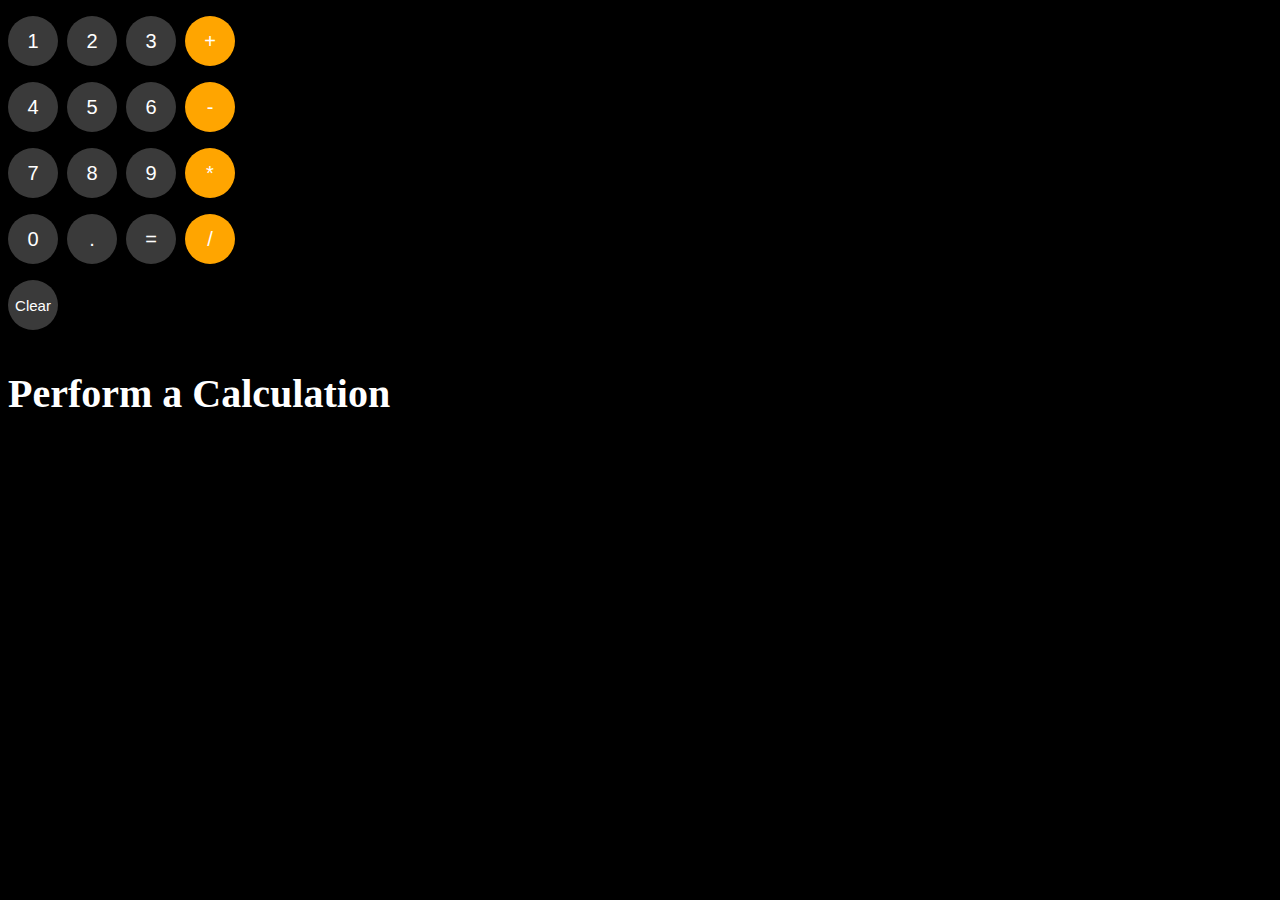
<file: Projects/Calculator/Calculator.html>
<!DOCTYPE html>
<html>
  <head>
    <title>Calculator</title>
  </head>
  <style>
    body {
      background-color: black;
    }
    button {
      background-color: rgb(58, 58, 58);
      height: 50px;
      width: 50px;
      border: none;
      border-radius: 25px;
      font-size: 20px;
      color: white;
      margin-right: 5px;
    }

    .function-button {
      background-color: orange;
    }

    .clear-button {
      font-size: 15px;
    }

    .log-display {
      color: white;
      font-size: 40px;
      font-weight: bold;
    }
  </style>

  <body>

    <p class="js-calculation-total"></p>

    <p>
    <button onclick="
      calculation += '1'; 
      console.log(calculation);
      calcDisplay();
    ">1</button>
    <button onclick="
      calculation += '2'; 
      console.log(calculation);
      calcDisplay();
    ">2</button>
    <button onclick="
      calculation += '3'; 
      console.log(calculation);
      calcDisplay();
    ">3</button>
    <button class="function-button" onclick="
      calculation += ' + '; 
      console.log(calculation);
      calcDisplay();
    ">+</button>
    </p>

    <p>
    <button onclick="
      calculation += '4'; 
      console.log(calculation);
      calcDisplay();
    ">4</button>
    <button onclick="
      calculation += '5'; 
      console.log(calculation);
      calcDisplay();
    ">5</button>
    <button onclick="
      calculation += '6'; 
      console.log(calculation);
      calcDisplay();
    ">6</button>
    <button class="function-button" onclick="
      calculation += ' - '; 
      console.log(calculation);
      calcDisplay();
    ">-</button>
    </p>

    <p>
    <button onclick="
      calculation += '7'; 
      console.log(calculation);
      calcDisplay();
    ">7</button>
    <button onclick="
      calculation += '8'; 
      console.log(calculation);
      calcDisplay();
    ">8</button>
    <button onclick="
      calculation += '9'; 
      console.log(calculation);
      calcDisplay();
    ">9</button>
    <button class="function-button" onclick="
      calculation += ' * '; 
      console.log(calculation);
      calcDisplay();
    ">*</button>
    </p>

    <p>
    <button onclick="
      calculation += '0'; 
      console.log(calculation);
      calcDisplay();
    ">0</button>
    <button onclick="
      calculation += '.'; 
      console.log(calculation);
      calcDisplay();
    ">.</button>
    <button onclick="
      eval(calculation);
      calculation = eval(calculation);
      console.log(calculation);
      calcDisplay();
    ">=</button>
    <button class="function-button" onclick="
      calculation += ' / '; 
      console.log(calculation);
      calcDisplay();
    ">/</button>
    </p>

    <p>
    <button class="clear-button" onclick="
    calculation = '';
    console.log('Cleared');
    calcDisplay();
    ">Clear</button>
    </p>

    <p class="log-display">Perform a Calculation</p>

    <script>
      let calculation = '';

      function calcDisplay() {
        document.querySelector('.log-display').innerHTML = calculation;
      }
    </script>
  </body>
</html>
</file>
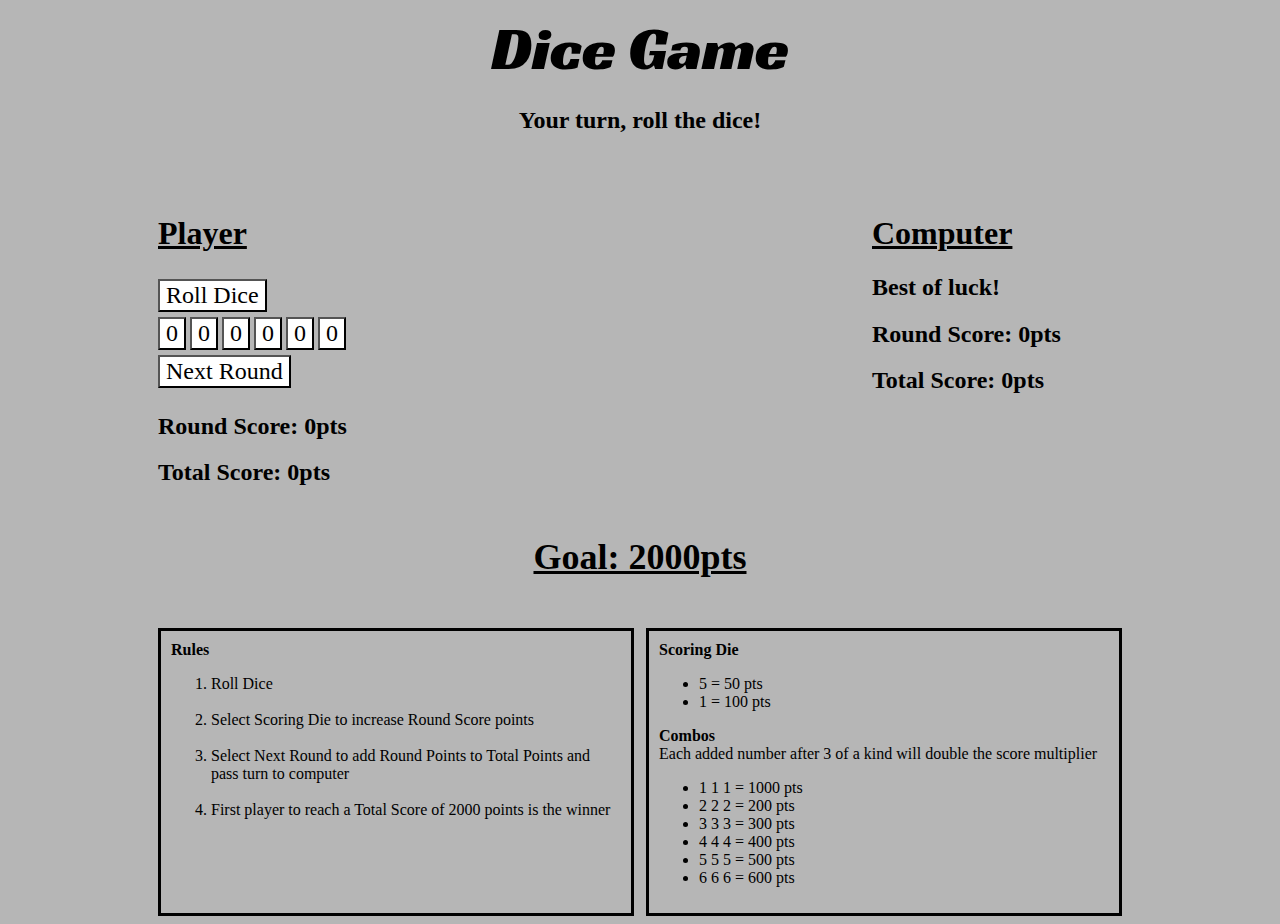
<file: Projects/Dice-Game/Dice-Game.html>
<!DOCTYPE html>
<html>
  <head>
    <title>Dice Game</title>
    <link rel="stylesheet" href="styles/game-container.css">
    <link rel="stylesheet" href="styles/dice.css">
    <link rel="stylesheet" href="styles/body.css">
    <link rel="stylesheet" href="styles/rules-container.css">

    <!--Fonts-->
    <link rel="preconnect" href="https://fonts.googleapis.com">
    <link rel="preconnect" href="https://fonts.gstatic.com" crossorigin>
    <link href="https://fonts.googleapis.com/css2?family=Racing+Sans+One&display=swap" rel="stylesheet">
  </head>
  <body>
    <div class="game-title">Dice Game</div>     
  

    <div class="turn-container">
      <h2 class="your-turn turn">Your turn, roll the dice!</h2>
      <h2 class="computer-turn turn"></h2>
      <h2 class="computer-js-winDisplay"></h2>
      <h2 class="js-winDisplay"></h2>
      <h2 class="rolled"> </h2>

    </div>

    <div class="game-container">
      <div class="player">
        <h1 class="player-title">Player</h1>

        <div>
          <button class="dice-roller">Roll Dice</button>
        </div>

        <button class="dice js-die1">0</button>
        <button class="dice js-die2">0</button>
        <button class="dice js-die3">0</button>
        <button class="dice js-die4">0</button>
        <button class="dice js-die5">0</button>
        <button class="dice js-die6">0</button>
        
        <div>
        <button class="next-round">Next Round</button>
        </div>
    
        <h2 class="round-score-display">Round Score: 0pts</h2>
        <h2 class="total-score-display">Total Score: 0pts</h2>
      </div>

      <div class="computer-player">
        <h1 class="computer-title">Computer</h1>
        <h2 class="calculate">Best of luck!</h2>
        <h2 class="computer-round-score-display">Round Score: 0pts</h2>
        <h2 class="computer-total-score-display">Total Score: 0pts</h2>
      </div>
    </div>

    <h2 class="point-goal-display">Goal: 2000pts</h2>

    <div class="rules-container">
      <div class="rules">
        <b>Rules</b><br>
        <ol>
          <li>Roll Dice</li>
          <br>
          <li>Select Scoring Die to increase Round Score points</li>
          <br>
          <li>Select Next Round to add Round Points to Total Points and pass turn to computer</li>
          <br>
          <li>First player to reach a Total Score of 2000 points is the winner</li>
        </ol>
      </div>
      <div class="point-list">
        <b>Scoring Die</b>
        <ul>
          <li>5 = 50 pts</li>
          <li>1 = 100 pts</li>
        </ul>
        <b>Combos</b><br>
        Each added number after 3 of a kind will double the score multiplier
        <ul>
          <li>1 1 1 = 1000 pts</li>
          <li>2 2 2 = 200 pts</li>
          <li>3 3 3 = 300 pts</li>
          <li>4 4 4 = 400 pts</li>
          <li>5 5 5 = 500 pts</li>
          <li>6 6 6 = 600 pts</li>
        </ul>
      </div>
    </div>



    <script src="scripts/util/dice-roller.js"></script>
    <script src="scripts/data/die-logger.js"></script>
    <script src="scripts/data/round-score.js"></script>
    <script src="scripts/computer-player/computerPlayer.js"></script>
    <script src="scripts/data/total-score.js"></script>

  </body>
</html>
</file>
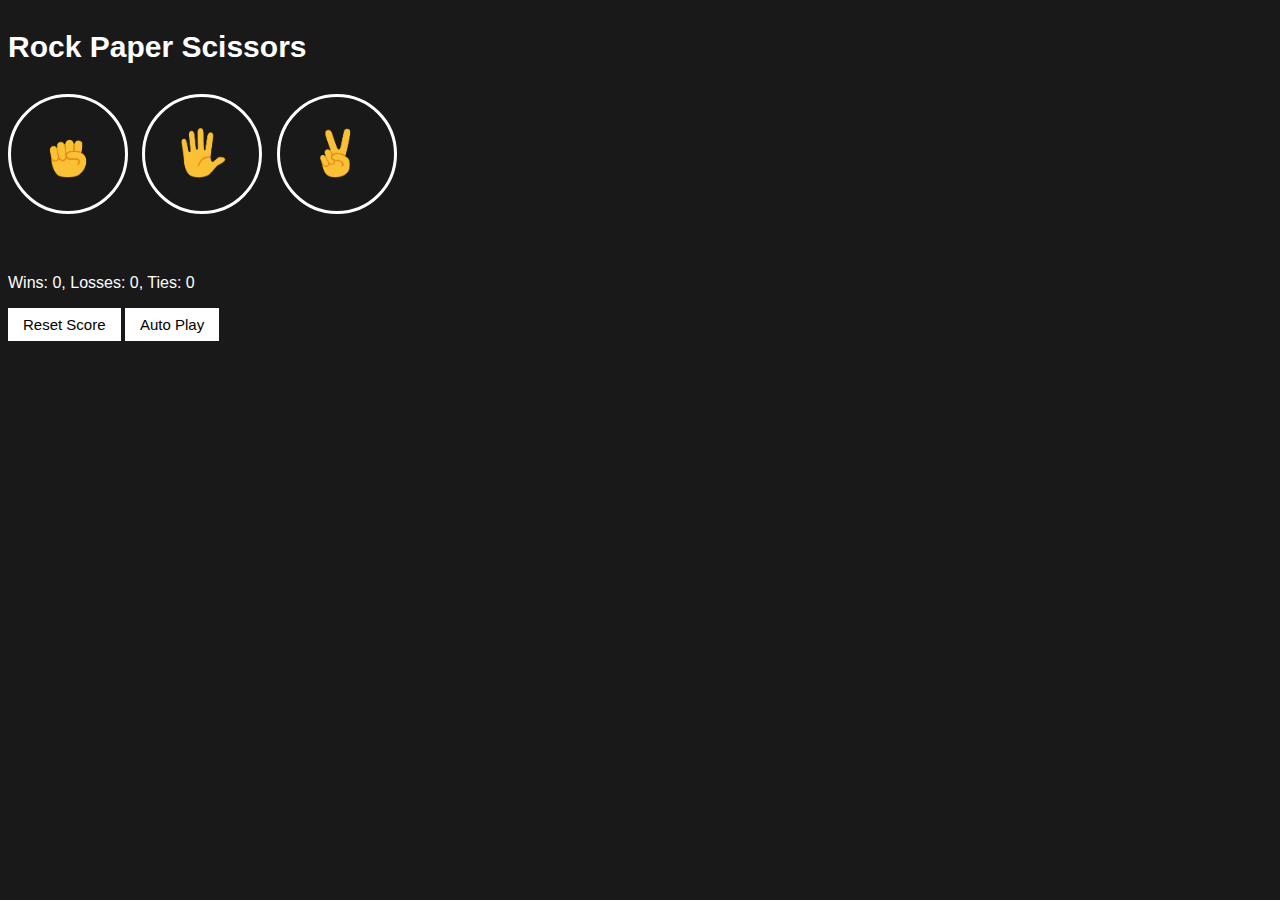
<file: Projects/Rock, Paper, Scissors/12-rock-paper-scissors.html>
<!DOCTYPE html>
<html>
  <head>
    <title>Rock Paper Scissors</title>
    <link rel="stylesheet" href="styles/12-rock-paper-scissors.css">
  </head>
  <body>
    <p class="title">Rock Paper Scissors</p>
    <button class="move-button js-rock-button">
      <img src="images/rock-emoji.png" class="move-icon">
    </button>

    <button class="move-button js-paper-button"><img src="images/paper-emoji.png" class="move-icon"></button>

    <button class="move-button js-scissors-button"><img src="images/scissors-emoji.png" class="move-icon"></button>

    <p class="js-result result"></p>
    <p class="js-moves"></p>
    <p class="js-score score"></p>

    <button onclick="
      score.wins = 0;
      score.losses = 0;
      score.ties = 0;
      localStorage.removeItem('score');
      updateScoreElement();
    " class="reset-score-button">Reset Score</button>

    <button class="auto-play-button" onclick="
      autoPlay();
    ">Auto Play</button>

    <script src="scripts/12-rock-paper-scissors.js"></script>
  </body>
</html>
</file>
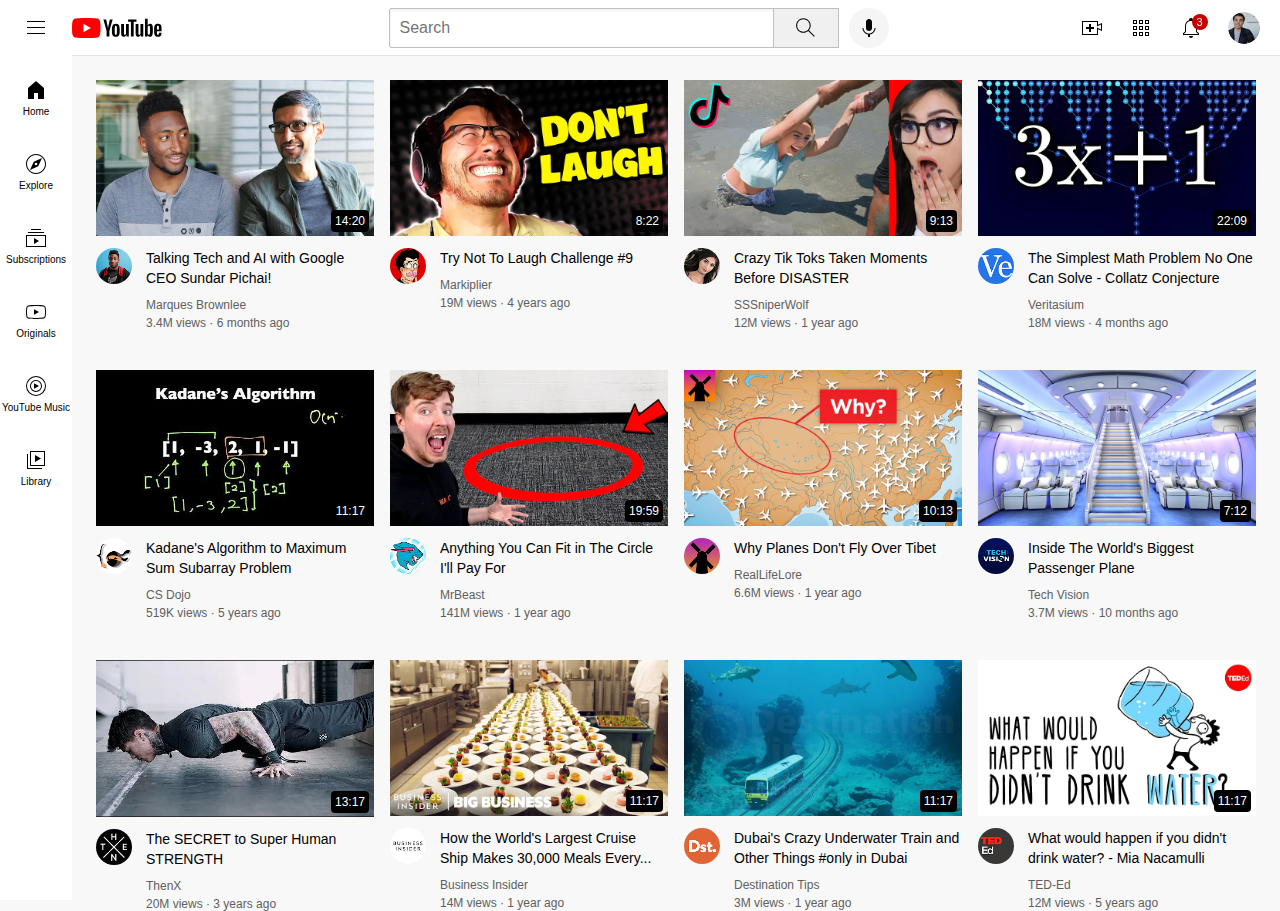
<file: Projects/Youtube Project/youtube.html>
<!DOCTYPE html>
<html>
  <head>
    <title>Youtube.com Clone</title>

    <link rel="preconnect" href="https://fonts.googleapis.com">
    <link rel="preconnect" href="https://fonts.gstatic.com" crossorigin>
    <link href="https://fonts.googleapis.com/css2?family=Roboto:wght@400;500;700&display=swap" rel="stylesheet">
    
    <link rel="stylesheet" href="styles/general.css">
    <link rel="stylesheet" href="styles/header.css">
    <link rel="stylesheet" href="styles/video.css">
    <link rel="stylesheet" href="styles/sidebar.css">
  </head>
  <body>
    <header class="header">
      <div class="left-section">
        <img class="hamburger-menu" src="Icons/hamburger-menu.svg">
        <img class="youtube-logo" src="Icons/youtube-logo.svg">
      </div>
      <div class="middle-section">
        <input class="search-bar" type="text" placeholder="Search">
        <button class="search-button">
          <img class="search-icon" src="Icons/search.svg">
          <div class="tooltip">Search</div>
        </button>
        <!--Comment-->
        <button class="voice-search-button">
          <img class="voice-search-icon" src="Icons/voice-search-icon.svg">
          <div class="tooltip">Search with your voice</div>
        </button>
      </div>
      <div class="right-section">
        <div class="upload-icon-container">
          <img class="upload-icon" src="Icons/upload.svg">
          <div class="tooltip">Create</div>
        </div>
        <div class="youtube-apps-icon-container">
          <img class="youtube-apps-icon" src="Icons/youtube-apps.svg">
          <div class="tooltip">YouTube apps</div>
        </div>

        <div class="notifications-icon-container">
          <div class="notifications-icon-tool-container">
            <img class="notifications-icon" src="Icons/notifications.svg">
            <div class="tooltip">Notifications</div>
          </div>
          <div class="notifications-count">3</div>
        </div>
        <img class="current-user-picture" src="channel-pictures/my-channel.jpeg">
      </div>
    </header>

    <nav class="sidebar">
      <div class="sidebar-link">
        <img src="Icons/home.svg">
        <div>Home</div>
      </div>
      <div class="sidebar-link">
        <img src="Icons/explore.svg">
        <div>Explore</div>
      </div>
      <div class="sidebar-link">
        <img src="Icons/subscriptions.svg">
        <div>Subscriptions</div>
      </div>
      <div class="sidebar-link">
        <img src="Icons/originals.svg">
        <div>Originals</div>
      </div>
      <div class="sidebar-link">
        <img src="Icons/youtube-music.svg">
        <div>YouTube Music</div>
      </div>
      <div class="sidebar-link">
        <img src="Icons/library.svg">
        <div>Library</div>
      </div>
    </nav>

  <main>
    <section class="video-grid">
      <div class="video-preview">
        <div class="thumbnail-row">
          <a href="https://www.youtube.com/watch?v=n2RNcPRtAiY">
            <img class="thumbnail" src="thumbnails/thumbnail-1.webp">
          </a>
          <div class="video-time">14:20</div>
        </div>
        <div class="video-info-grid">
          <div class="channel-picture">
            <a href="https://www.youtube.com/c/mkbhd">
              <img class="profile-picture" src="channel-pictures/channel-1.jpeg">
            </a>
          </div>
          <div class="video-info">
            <p class="video-title">
              Talking Tech and AI with Google CEO Sundar Pichai!
            </p>
            <p class="video-author">
              Marques Brownlee
            </p>
            <p class="video-stats">
              3.4M views &#183; 6 months ago
          </p>
        </div>
        </div>    
      </div>
  
      <div class="video-preview">
        <div class="thumbnail-row">
          <a href="https://www.youtube.com/watch?v=mP0RAo9SKZk">
            <img class="thumbnail" src="thumbnails/thumbnail-2.webp">
          </a>
          <div class="video-time">8:22</div>
        </div>
        <div class="video-info-grid">
          <div class="channel-picture">
            <a href="https://www.youtube.com/c/markiplier">
              <img class="profile-picture" src="channel-pictures/channel-2.jpeg">
            </a>
          </div>
          <div class="video-info">
            <p class="video-title">
              Try Not To Laugh Challenge #9
            </p>
            <p class="video-author">
              Markiplier
            </p>
            <p class="video-stats">
              19M views &#183; 4 years ago
          </p>
        </div>
        </div>    
      </div>
  
      <div class="video-preview">
        <div class="thumbnail-row">
        <a href="https://www.youtube.com/watch?v=FgjPQQeTh1w">
          <img class="thumbnail" src="thumbnails/thumbnail-3.webp">
        </a>
          <div class="video-time">9:13</div>
        </div>
        <div class="video-info-grid">
          <div class="channel-picture">
            <a href="https://www.youtube.com/user/SSSniperWolf">
              <img class="profile-picture" src="channel-pictures/channel-3.jpeg">
            </a>
          </div>
          <div class="video-info">
            <p class="video-title">
              Crazy Tik Toks Taken Moments Before DISASTER
            </p>
            <p class="video-author">
              SSSniperWolf
            </p>
            <p class="video-stats">
              12M views &#183; 1 year ago
          </p>
        </div>
        </div>    
      </div>
  
      <div class="video-preview">
        <div class="thumbnail-row">
        <a href="https://www.youtube.com/watch?v=094y1Z2wpJg">
          <img class="thumbnail" src="thumbnails/thumbnail-4.webp">
        </a>
          <div class="video-time">22:09</div>
        </div>
        <div class="video-info-grid">
          <div class="channel-picture">
            <a href="https://www.youtube.com/c/veritasium">
              <img class="profile-picture" src="channel-pictures/channel-4.jpeg">
            </a>
          </div>
          <div class="video-info">
            <p class="video-title">
              The Simplest Math Problem No One Can Solve - Collatz Conjecture
            </p>
            <p class="video-author">
              Veritasium
            </p>
            <p class="video-stats">
              18M views &#183; 4 months ago
          </p>
        </div>
        </div>    
      </div>
  
      <div class="video-preview">
        <div class="thumbnail-row">
        <a href="https://www.youtube.com/watch?v=86CQq3pKSUw">
          <img class="thumbnail" src="thumbnails/thumbnail-5.webp">
        </a>
          <div class="video-time">11:17</div>
        </div>
        <div class="video-info-grid">
          <div class="channel-picture">
          <a href="https://www.youtube.com/c/CSDojo">
            <img class="profile-picture" src="channel-pictures/channel-5.jpeg">
          </a>
          </div>
          <div class="video-info">
            <p class="video-title">
              Kadane's Algorithm to Maximum Sum Subarray Problem
            </p>
            <p class="video-author">
              CS Dojo
            </p>
            <p class="video-stats">
              519K views &#183; 5 years ago
          </p>
        </div>
        </div>    
      </div>
  
      <div class="video-preview">
        <div class="thumbnail-row">
        <a href="https://www.youtube.com/watch?v=yXWw0_UfSFg">
          <img class="thumbnail" src="thumbnails/thumbnail-6.webp">
        </a>
          <div class="video-time">19:59</div>
        </div>
        <div class="video-info-grid">
          <div class="channel-picture">
            <a href="https://www.youtube.com/channel/UCX6OQ3DkcsbYNE6H8uQQuVA">
              <img class="profile-picture" src="channel-pictures/channel-6.jpeg">
            </a>
          </div>
          <div class="video-info">
            <p class="video-title">
              Anything You Can Fit in The Circle I'll Pay For
            </p>
            <p class="video-author">
              MrBeast
            </p>
            <p class="video-stats">
              141M views &#183; 1 year ago
          </p>
        </div>
        </div>    
      </div>

      <div class="video-preview">
        <div class="thumbnail-row">
        <a href="https://www.youtube.com/watch?v=fNVa1qMbF9Y">
          <img class="thumbnail" src="thumbnails/thumbnail-7.webp">
        </a>
          <div class="video-time">10:13</div>
        </div>
        <div class="video-info-grid">
          <div class="channel-picture">
            <a href="https://www.youtube.com/channel/UCP5tjEmvPItGyLhmjdwP7Ww">
              <img class="profile-picture" src="channel-pictures/channel-7.jpeg">
            </a>
          </div>
          <div class="video-info">
            <p class="video-title">
              Why Planes Don't Fly Over Tibet
            </p>
            <p class="video-author">
              RealLifeLore
            </p>
            <p class="video-stats">
              6.6M views &#183; 1 year ago
          </p>
        </div>
        </div>    
      </div>

      <div class="video-preview">
        <div class="thumbnail-row">
        <a href="https://www.youtube.com/watch?v=lFm4EM1juls">
          <img class="thumbnail" src="thumbnails/thumbnail-8.webp">
        </a>
          <div class="video-time">7:12</div>
        </div>
        <div class="video-info-grid">
          <div class="channel-picture">
            <a href="https://www.youtube.com/channel/UCHAK6CyegY22Zj2GWrcaIxg">
              <img class="profile-picture" src="channel-pictures/channel-8.jpeg">
            </a>
          </div>
          <div class="video-info">
            <p class="video-title">
              Inside The World's Biggest Passenger Plane
            </p>
            <p class="video-author">
              Tech Vision
            </p>
            <p class="video-stats">
              3.7M views &#183; 10 months ago
          </p>
        </div>
      </div>    
      </div>

      <div class="video-preview">
        <div class="thumbnail-row">
        <a href="https://www.youtube.com/watch?v=ixmxOlcrlUc">
          <img class="thumbnail" src="thumbnails/thumbnail-9.webp">
        </a>
          <div class="video-time">13:17</div>
        </div>
        <div class="video-info-grid">
          <div class="channel-picture">
            <a href="https://www.youtube.com/c/OFFICIALTHENXSTUDIOS">
              <img class="profile-picture" src="channel-pictures/channel-9.jpeg">
            </a>
          </div>
          <div class="video-info">
            <p class="video-title">
              The SECRET to Super Human STRENGTH
            </p>
            <p class="video-author">
              ThenX
            </p>
            <p class="video-stats">
              20M views &#183; 3 years ago
          </p>
        </div>
        </div>    
      </div>

      <div class="video-preview">
        <div class="thumbnail-row">
        <a href="https://www.youtube.com/watch?v=R2vXbFp5C9o">
          <img class="thumbnail" src="thumbnails/thumbnail-10.webp">
        </a>
          <div class="video-time">11:17</div>
        </div>
        <div class="video-info-grid">
          <div class="channel-picture">
            <a href="https://www.youtube.com/user/businessinsider">
              <img class="profile-picture" src="channel-pictures/channel-10.jpeg">
            </a>
          </div>
          <div class="video-info">
            <p class="video-title">
              How the World's Largest Cruise Ship Makes 30,000 Meals Every...
            </p>
            <p class="video-author">
              Business Insider
            </p>
            <p class="video-stats">
              14M views &#183; 1 year ago
          </p>
        </div>
        </div>    
      </div>

      <div class="video-preview">
        <div class="thumbnail-row">
        <a href="https://www.youtube.com/watch?v=0nZuYyXET3s">
          <img class="thumbnail" src="thumbnails/thumbnail-11.webp">
        </a>
          <div class="video-time">11:17</div>
        </div>
        <div class="video-info-grid">
          <div class="channel-picture">
            <a href="https://www.youtube.com/c/Destinationtips">
              <img class="profile-picture" src="channel-pictures/channel-11.jpeg">
            </a>
          </div>
          <div class="video-info">
            <p class="video-title">
              Dubai's Crazy Underwater Train and Other Things #only in Dubai
            </p>
            <p class="video-author">
              Destination Tips
            </p>
            <p class="video-stats">
              3M views &#183; 1 year ago
          </p>
        </div>
        </div>    
      </div>

      <div class="video-preview">
        <div class="thumbnail-row">
        <a href="https://www.youtube.com/watch?v=9iMGFqMmUFs">
          <img class="thumbnail" src="thumbnails/thumbnail-12.webp">
        </a>
          <div class="video-time">11:17</div>
        </div>
        <div class="video-info-grid">
          <div class="channel-picture">
            <a href="https://www.youtube.com/teded">
              <img class="profile-picture" src="channel-pictures/channel-12.jpeg">
            </a>
          </div>
          <div class="video-info">
            <p class="video-title">
              What would happen if you didn't drink water? - Mia Nacamulli
            </p>
            <p class="video-author">
              TED-Ed
            </p>
            <p class="video-stats">
              12M views &#183; 5 years ago
          </p>
        </div>
        </div>    
      </div>

      </div>
    </section>
  </main>
  </body>
</html>
</file>
<file: Projects/Dice-Game/styles/game-container.css>
.game-container {
  display: flex;
  justify-content: space-between;
  margin-left: 150px;
  margin-right: 150px;
}

.computer-player {
  width: 250px
}

.player-title, .computer-title {
  text-decoration: underline;
}
</file>
<file: Projects/Dice-Game/styles/dice.css>
.selectedDie {
  background-color: black;
  color: white;
}

button {
  font-size: 24px;
  background-color: white;
  font-family: 'Times New Roman', Times, serif
}

.dice-roller, .next-round {
  margin-top: 5px;
  margin-bottom: 5px;
}
</file>
<file: Projects/Dice-Game/styles/body.css>
body {
  background-color: rgb(182, 182, 182);
  font-family: 'Times New Roman', Times, serif;
}

.game-title {
  font-family: "Racing Sans One", sans-serif;
  font-weight: 400;
  font-style: normal;
  font-size: 62px;
  text-align: center;
}

.turn-container {
  text-align: center;
}

.rolled {
  text-align: center;
  height: 20px;
  
}

.racing-sans-one-regular {
  font-family: "Racing Sans One", sans-serif;
  font-weight: 400;
  font-style: normal;
}

.point-goal-display {
  display: flex;
  justify-content: center;
  font-size: 36px;
  text-decoration: underline;
}
</file>
<file: Projects/Dice-Game/styles/rules-container.css>
.rules-container {
  display: flex;
  justify-content: space-between;
  margin-top: 50px;
  margin-left: 150px;
  margin-right: 150px;
}

.rules, .point-list {
  border: solid;
  border-color: black;
  padding: 10px;
  width: 450px;
}
</file>
<file: Projects/Rock, Paper, Scissors/styles/12-rock-paper-scissors.css>
body {
  background-color: rgb(25, 25, 25);
  color: white;
  font-family: arial;
}

.title {
  font-size: 30px;
  font-weight: bold;
}

.move-icon {
  height: 50px;
}

.move-button {
  background-color: transparent;
  border: 3px solid white;
  width: 120px;
  height: 120px;
  border-radius: 60px;
  margin-right: 10px;
  cursor: pointer;
}

.result {
  font-size: 25px;
  font-weight: bold;
  margin-top: 50px;
}

.score {
  margin-top: 60px;
}

.reset-score-button,
.auto-play-button {
  background-color: white;
  border: none;
  padding: 8px 15px;
  font-size: 15px;
  cursor: pointer;
}
</file>
<file: Projects/Youtube Project/styles/general.css>
p {
  margin-top: 0;
  margin-bottom: 0;
}

body {
  /* Comment */
  font-family: Arial;
  margin: 0;
  padding-top: 80px;
  padding-left: 96px;
  padding-right: 24px;
  background-color: rgb(248, 248, 248);
}
</file>
<file: Projects/Youtube Project/styles/header.css>
.header {
  height: 55px;
  display: flex;
  flex-direction: row;
  justify-content: space-between;

  position: fixed;
  top: 0;
  left: 0;
  right: 0;
  z-index: 100;

  background-color: white;
  border-bottom-width: 1px;
  border-bottom-style: solid;
  border-bottom-color: rgb(228, 228, 228);

}

.left-section {
  align-items: center;
  display: flex;
}

.hamburger-menu {
  height: 24px;
  margin-left: 24px;
  margin-right: 24px;
}

.youtube-logo {
  height: 20px;
}

.middle-section {
  flex: 1;
  margin-left: 70px;
  margin-right: 35px;
  max-width: 500px;
  display: flex;
  align-items: center;
}

.search-bar {
  flex: 1;
  height: 36px;
  padding-left: 10px;
  font-size: 16px;
  border: 1px solid rgb(192, 192, 192);
  border-radius: 2px;
  box-shadow: inset 1px 2px 3px rgba(0, 0, 0, 0.05);
  width: 0;
}

.search-bar::placeholder {
  font-size: 16px;
}

.search-button {
  height: 40px;
  width: 66px;
  background-color: rgb(240, 240, 240);
  border-width: 1px;
  border-style: solid;
  border-color: rgb(192, 192, 192);
  margin-left: -1px;
  margin-right: 10px;
}

.search-button,
.voice-search-button,
.upload-icon-container,
.youtube-apps-icon-container,
.notifications-icon-tool-container {
  display: flex;
  justify-content: center;
  align-items: center;
  position: relative;
  cursor: pointer;
}

.search-button .tooltip,
.voice-search-button .tooltip,
.upload-icon-container .tooltip,
.youtube-apps-icon-container .tooltip,
.notifications-icon-tool-container .tooltip {
  position: absolute;
  background-color: gray;
  color: white;
  padding-top: 4px;
  padding-bottom: 4px;
  padding-left: 8px;
  padding-right: 8px;
  border-radius: 2px;
  font-size: 12px;
  bottom: -30px;
  opacity: 0;
  transition: 0.15s;
  pointer-events: none;
  white-space: nowrap;
}

.search-button:hover .tooltip,
.voice-search-button:hover .tooltip,
.upload-icon-container:hover .tooltip,
.youtube-apps-icon-container:hover .tooltip,
.notifications-icon-tool-container:hover .tooltip {
  opacity: 1;
}

.search-icon {
  height: 25px;
}

.voice-search-button {
  height: 40px;
  width: 40px;
  border-radius: 20px;
  border: none;
  background-color: rgb(245, 245, 245);
}

.voice-search-icon {
  height: 24px;
}

.right-section {
  width: 180px;
  margin-right: 20px;
  display: flex;
  align-items: center;
  justify-content: space-between;
  flex-shrink: 0;
}

.upload-icon {
  height: 24px;
}

.youtube-apps-icon {
  height: 24px;
}

.notifications-icon {
  height: 24px;
}

.notifications-icon-container {
  position: relative;
}

.notifications-count {
  position: absolute;
  top: -2px;
  right: -5px;
  background-color: rgb(200, 0, 0);
  color: white;
  font-size: 11px;
  padding-left: 5px;
  padding-right: 5px;
  padding-top: 2px;
  padding-bottom: 2px;
  border-radius: 10px;
}

.current-user-picture {
  height: 32px;
  border-radius: 16px;
  cursor: pointer;
}

.youtube-logo {
  cursor: pointer;
}
</file>
<file: Projects/Youtube Project/styles/video.css>
.thumbnail {
  width: 100%;
}

.video-title {
  margin-top: 0;
  font-size: 14px;
  font-weight: 500;
  line-height: 20px;
  margin-bottom: 10px;
}

.video-info-grid {
  display: grid;
  grid-template-columns: 50px 1fr;
}

.profile-picture {
  width: 36px;
  border-radius: 50px;
}

.thumbnail-row {
  margin-bottom: 8px;
  position: relative;
}

.video-author,
.video-stats {
  font-size: 12px;
  color: rgb(96, 96, 96);
}

.video-author {
  margin-bottom: 4px;
}

.video-grid {
  display: grid;
  grid-template-columns: 1fr 1fr 1fr;
  column-gap: 16px;
  row-gap: 40px;
}

@media (max-width: 750px) {
  .video-grid {
    grid-template-columns: 1fr 1fr;
  }
}

@media (min-width: 751px) and (max-width: 999px) {
  .video-grid {
    grid-template-columns: 1fr 1fr 1fr;
  }
}

@media (min-width: 1000px) {
  .video-grid {
    grid-template-columns: 1fr 1fr 1fr 1fr;
  }
}

.video-time {
  font-size: 12px;
  font-weight: 500;
  padding: 4px;
  border-radius: 4px;
  background-color: black;
  color: white;
  position: absolute;
  bottom: 8px;
  right: 5px;
}
</file>
<file: Projects/Youtube Project/styles/sidebar.css>
.sidebar {
  position: fixed;
  left: 0;
  bottom: 0;
  top: 55px;
  background-color: white;
  width: 72px;
  z-index: 200;
  padding-top: 5px;
}

.sidebar-link {
  height: 74px;
  display: flex;
  justify-content: center;
  align-items: center;
  flex-direction: column;
  cursor: pointer;
}

.sidebar-link:hover {
  background-color: rgb(235, 235, 235);
}

.sidebar-link img {
  height: 24px;
  margin-bottom: 4px;
}

.sidebar-link div {
  font-size: 10px;
}
</file>
